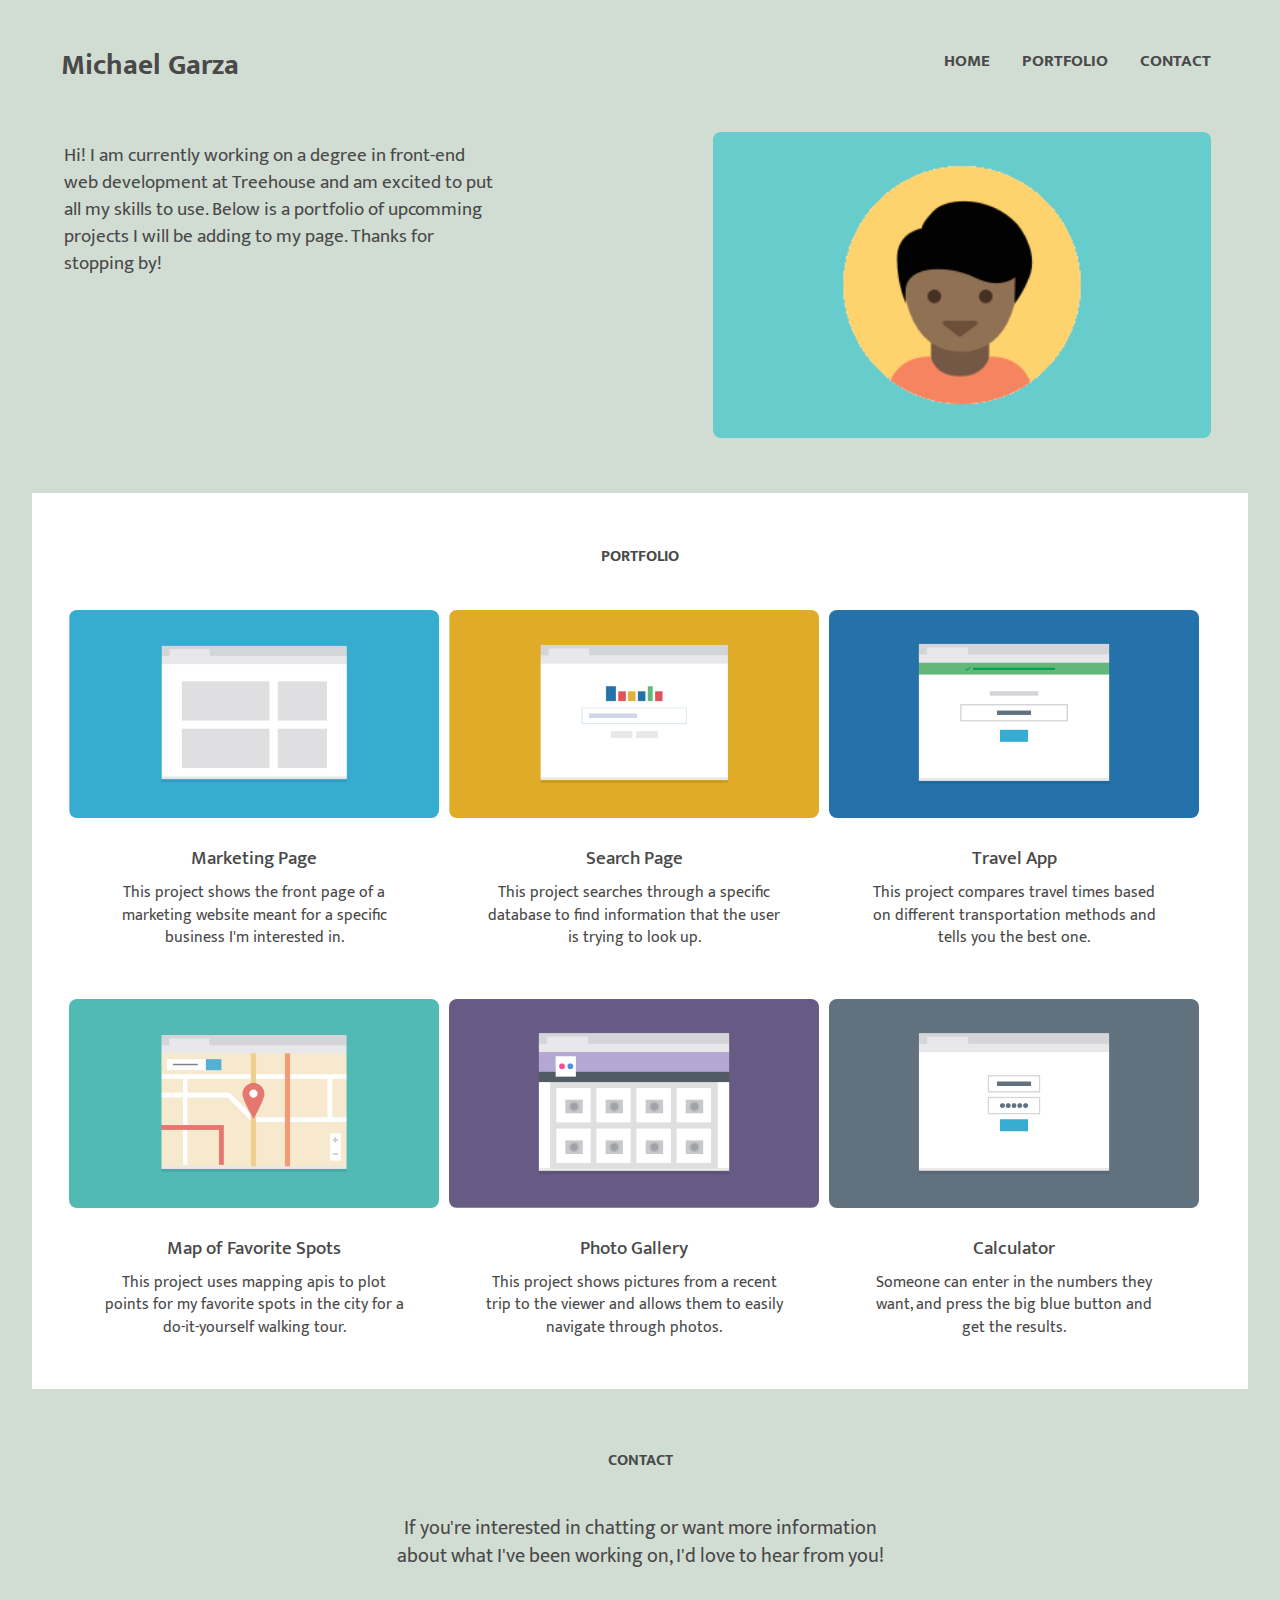
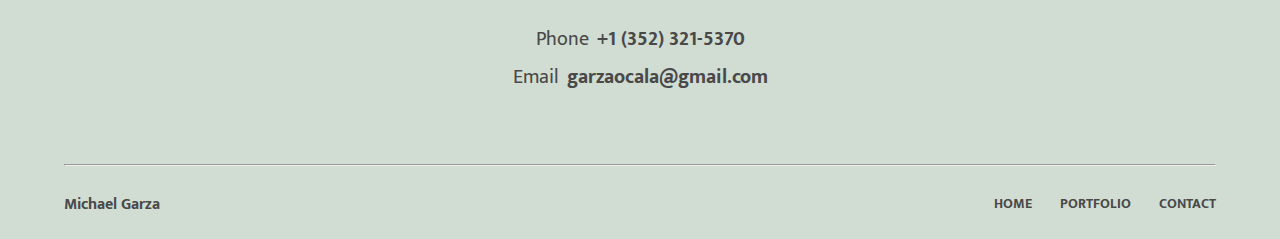
<file: index.html>
<!DOCTYPE html>

<html>
<head>
   <meta charset="utf-8">
   <!-- Internet Explorer Modern UI tile icon: -->
   <meta name="msapplication-TileColor" content="#fff">
   <meta name="msapplication-TileImage" content="img/png/responsive-layout-profile-144.png">
   <!-- favicon: -->
   <link rel="shortcut icon" type="image/x-icon" href="img/ico/responsive-layout-profile-16.ico"> 
   <link rel="shortcut icon" type="image/x-icon" href="img/ico/responsive-layout-profile-24.ico"> 
   <link rel="shortcut icon" type="image/x-icon" href="img/ico/responsive-layout-profile-32.ico"> 
   <link rel="shortcut icon" type="image/x-icon" href="img/ico/responsive-layout-profile-48.ico"> 
   <link rel="shortcut icon" type="image/x-icon" href="img/ico/responsive-layout-profile-64.ico">
   <!-- Touch icon for iOS 2.0+ anad Android 2.1+: -->
   <link rel="apple-touch-icon-precomposed" href="img/png/responsive-layout-profile-152.png">
   <!-- For iPad with high-resolution Retina display running iOS ≥ 7: -->
   <link rel="apple-touch-icon-precomposed" sizes="152x152" href="img/png/responsive-layout-profile-152.png">
   <!-- For iPad with high-resolution Retina display running iOS ≤ 6: -->
   <link rel="apple-touch-icon-precomposed" sizes="144x144" href="img/png/responsive-layout-profile-144.png">
   <!-- For iPhone with high-resolution Retina display running iOS ≥ 7: -->
   <link rel="apple-touch-icon-precomposed" sizes="120x120" href="img/png/responsive-layout-profile-120.png">
   <!-- For iPhone with high-resolution Retina display running iOS ≤ 6: -->
   <link rel="apple-touch-icon-precomposed" sizes="114x114" href="img/png/responsive-layout-profile-114.png">
   <!-- For first- and second-generation iPad: -->
   <link rel="apple-touch-icon-precomposed" sizes="72x72" href="img/png/responsive-layout-profile-72.png">
   <!-- For non-Retina iPhone, iPod Touch, and Android 2.1+ devices: -->
   <link rel="apple-touch-icon-precomposed" href="img/png/responsive-layout-profile-57.png"> 
   <!-- Favicons targeted to any additional png sizes added that aren't covered above: -->
   <link rel="icon" href="img/png/responsive-layout-profile-32.png" sizes="32x32">
   
   <title>Portfolio</title>   
   <link rel="stylesheet" href="css/normalize.css">   
   <link href='https://fonts.googleapis.com/css?family=Ek+Mukta:400,500' rel='stylesheet' type='text/css'>   
   <link rel="stylesheet" href="css/main.css">
   <meta name="viewport" content="width=device-width, initial-scale=1.0">
</head>
   
<body>
   <div class="wrapper" >
      <header class="main-header" id="home">
         <h1>Michael Garza</h1>          
         <ul class="main-nav">
            <li><a href="#home"><strong>HOME</strong></a></li>
            <li><a href="#portfolio"><strong>PORTFOLIO</strong></a></li>
            <li><a href="#contact"><strong>CONTACT</strong></a></li>
         </ul>
         <div class="description">
            <a><img src="img/png/responsive-layout-profile-green.png" alt="Profile picture."></a>
            <p>Hi! I am currently working on a degree in front-end web development at Treehouse and am excited to put all my skills to use. Below is a portfolio of upcomming projects I will be adding to my page. Thanks for stopping by!</p>
         </div>   
      </header>
   
      
      <div class="container">
         <div class="projects" id="portfolio">
            <h4><strong>PORTFOLIO</strong></h4>
            <div class="marketing proj">
               <a href="pages/online_registration/index.html"><img src="img/png/portfolio-1.png" alt="Marketing page link."></a>
               <h2>Marketing Page</h2>
               <p>This project shows the front page of a marketing website meant for a specific business I'm interested in.</p>
            </div>
            <div class="search proj">
               <img src="img/png/portfolio-2.png" alt="Search page link.">
               <h2>Search Page</h2>
               <p>This project searches through a specific database to find information that the user is trying to look up.</p>
            </div>
            <div class="travel proj">
               <img src="img/png/portfolio-3.png" alt="Travel app link.">
               <h2>Travel App</h2>
               <p>This project compares travel times based on different transportation methods and tells you the best one.</p>
            </div>
            <div class="map proj">
               <img src="img/png/portfolio-6.png" alt="Favorite spots map link.">
               <h2>Map of Favorite Spots</h2>
               <p>This project uses mapping apis to plot points for my favorite spots in the city for a do-it-yourself walking tour.</p>
            </div>
            <div class="photo proj">
               <img src="img/png/portfolio-5.png" alt="Photo gallery link.">
               <h2>Photo Gallery</h2>
               <p>This project shows pictures from a recent trip to the viewer and allows them to easily navigate through photos.</p>
            </div>
            <div class="calculator proj">
               <img src="img/png/portfolio-4.png" alt="Calculator app link.">
               <h2>Calculator</h2>
               <p>Someone can enter in the numbers they want, and press the big blue button and get the results.</p>
            </div>
         </div>
      </div>
   </div>
   
   <footer class="main-footer">
      <div class="contact" id="contact">
         <h4><strong>CONTACT</strong></h4>
         <p>If you're interested in chatting or want more information about what I've been working on, I'd love to hear from you!</p>
         <ul class="phone-email">
            <li class="phone">Phone &nbsp;<a href="tel:+1-352-321-5370"><strong>+1 (352) 321-5370</strong></a></li>
            <li class="email">Email &nbsp;<a href="mailto:garzaocala@gmail.com"><strong>garzaocala@gmail.com</strong></a></li>              
         </ul>
      </div>
      <hr>
      <div class="bottom-nav">
         <h4><strong>Michael Garza</strong></h4>
         <a href="#top" class="to-top"><strong>BACK TO TOP</strong></a>
         <ul>
            <li><a href="#home"><strong>HOME</strong></a></li>
            <li><a href="#portfolio"><strong>PORTFOLIO</strong></a></li>
            <li><a href="#contact"><strong>CONTACT</strong></a></li>
         </ul>
      </div>
   </footer>
</body>
</html>
</file>
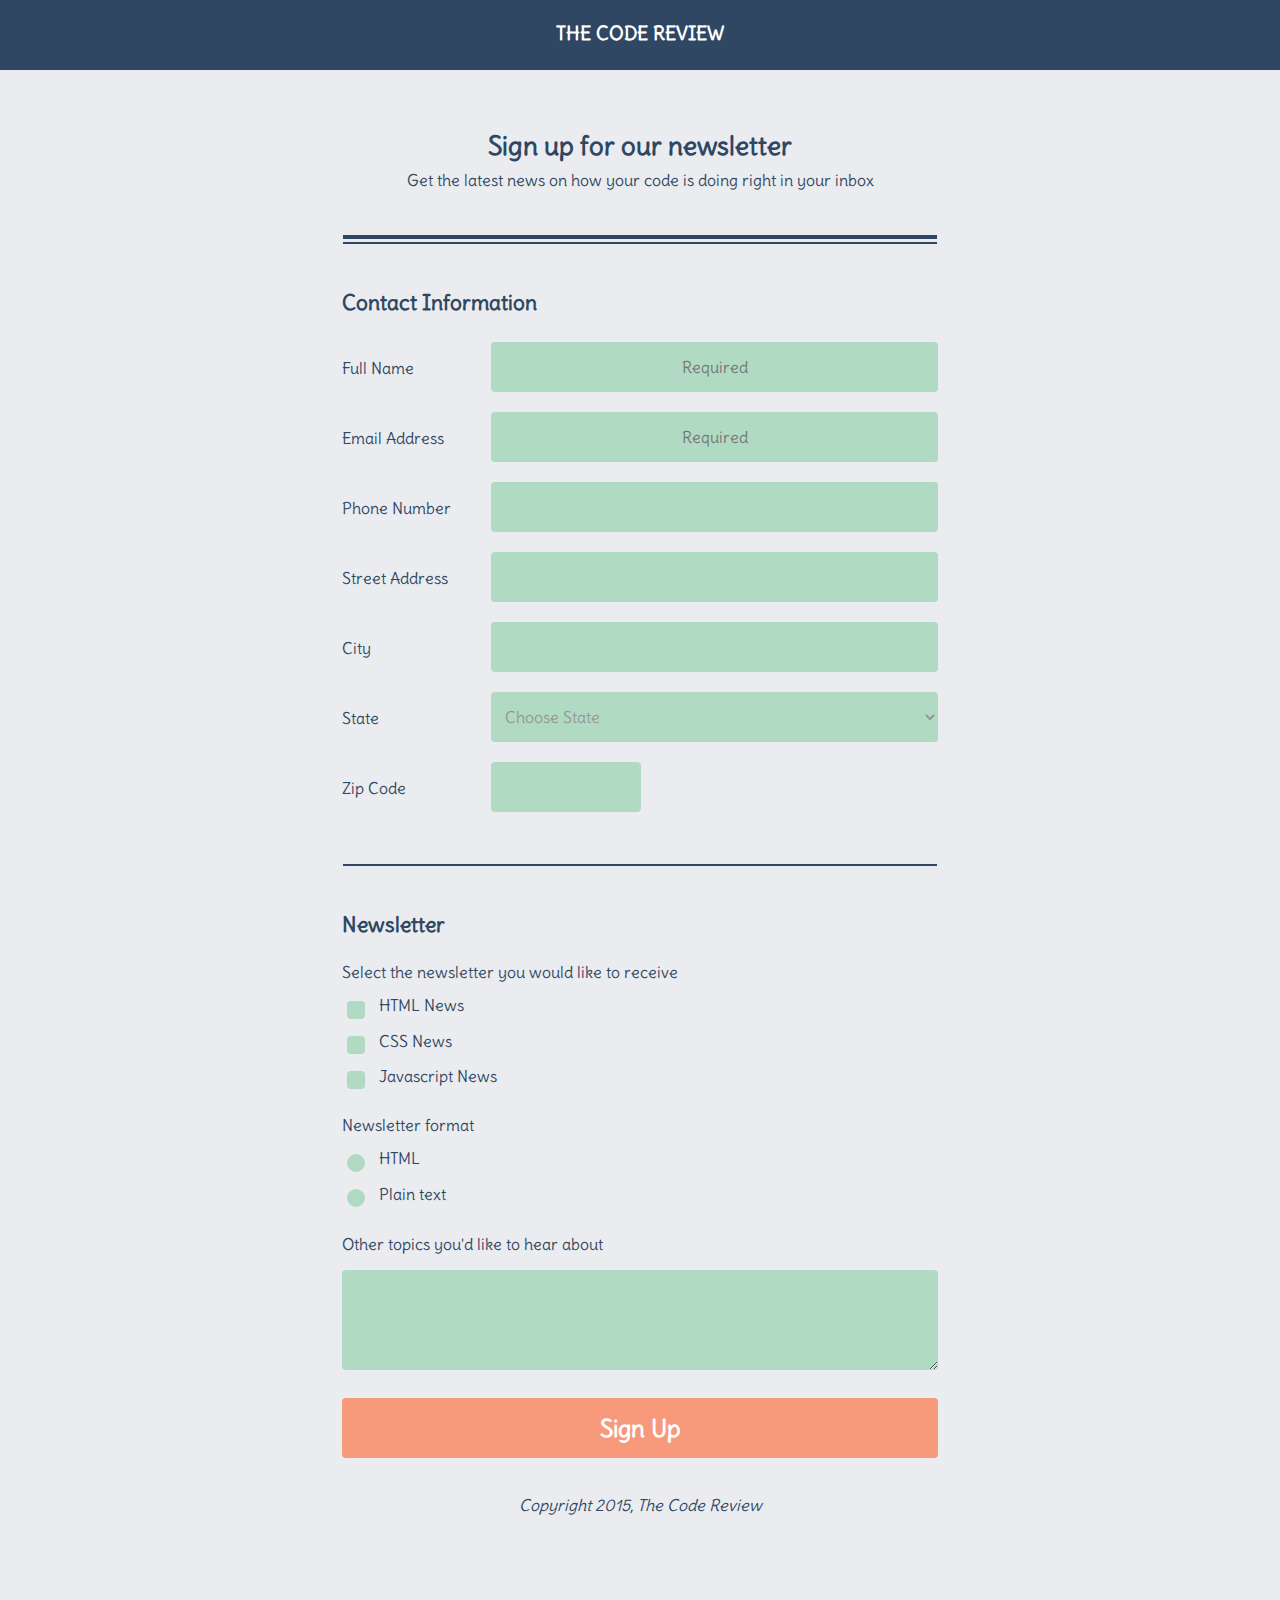
<file: pages/online_registration/index.html>
<!DOCTYPE html>
<html>
<head>
   <meta charset="utf-8">
   <title>Online Registration</title>
   <meta name="viewport" content="width=device-width, initial-scale=1">
   <link href='https://fonts.googleapis.com/css?family=Delius' rel='stylesheet' type='text/css'>
   <link rel="stylesheet" href="css/normalize.css">
   <link rel="stylesheet" href="css/main.css">
</head>
<body>
   <form class="online-registration">  
      <div class="header">
         <h3>THE CODE REVIEW</h3>
         <h3>Sign up for our newsletter</h3>
         <p>Get the latest news on how your code is doing right in your inbox</p> 
      </div>
      
      <div id="container">
         <hr class="thick-hr">
         <hr class="thin-hr">       
         <fieldset class="contact-info">
            <legend>Contact Information</legend>
            
            <label for="name">Full Name</label> 
            <input type="text" id="name" maxlength="30" required placeholder="Required">
            
            <label for="email">Email Address</label>
            <input type="email" id="email" maxlength="30" required placeholder="Required">
            
            <label for="phone">Phone Number</label>
            <input type="tel" pattern="\d{3}(-)?\d{3}(-)?\d{4}?" maxlength="12" id="phone">
            
            <label for="address">Street Address</label>
            <input type="text" id="address">
            
            <label for="city">City</label>
            <input type="text" maxlength="20" id="city">
            
            <label for="state">State</label>
            <select id="state" class="choose-state">
               <option value="" style="display:none">Choose State</option>
               <option value="AL">Alabama</option>
               <option value="AK">Alaska</option>
               <option value="AZ">Arizona</option>
               <option value="AR">Arkansas</option>
               <option value="CA">California</option>
               <option value="CO">Colorado</option>
               <option value="CT">Connecticut</option>
               <option value="DE">Delaware</option>
               <option value="DC">District Of Columbia</option>
               <option value="FL">Florida</option>
               <option value="GA">Georgia</option>
               <option value="HI">Hawaii</option>
               <option value="ID">Idaho</option>
               <option value="IL">Illinois</option>
               <option value="IN">Indiana</option>
               <option value="IA">Iowa</option>
               <option value="KS">Kansas</option>
               <option value="KY">Kentucky</option>
               <option value="LA">Louisiana</option>
               <option value="ME">Maine</option>
               <option value="MD">Maryland</option>
               <option value="MA">Massachusetts</option>
               <option value="MI">Michigan</option>
               <option value="MN">Minnesota</option>
               <option value="MS">Mississippi</option>
               <option value="MO">Missouri</option>
               <option value="MT">Montana</option>
               <option value="NE">Nebraska</option>
               <option value="NV">Nevada</option>
               <option value="NH">New Hampshire</option>
               <option value="NJ">New Jersey</option>
               <option value="NM">New Mexico</option>
               <option value="NY">New York</option>
               <option value="NC">North Carolina</option>
               <option value="ND">North Dakota</option>
               <option value="OH">Ohio</option>
               <option value="OK">Oklahoma</option>
               <option value="OR">Oregon</option>
               <option value="PA">Pennsylvania</option>
               <option value="RI">Rhode Island</option>
               <option value="SC">South Carolina</option>
               <option value="SD">South Dakota</option>
               <option value="TN">Tennessee</option>
               <option value="TX">Texas</option>
               <option value="UT">Utah</option>
               <option value="VT">Vermont</option>
               <option value="VA">Virginia</option>
               <option value="WA">Washington</option>
               <option value="WV">West Virginia</option>
               <option value="WI">Wisconsin</option>
               <option value="WY">Wyoming</option>
            </select><br>
            
            <label for="zip-code">Zip Code</label><br>
            <input type="text" pattern="\d{5}-?(\d{4})?" maxlength="10" size="8" id="zip-code"><br>
            
         </fieldset>       
         <hr class="thin-hr">        
  		 <fieldset class="newsletter">
            <legend>Newsletter</legend>
            <p>Select the newsletter you would like to receive</p><br>
            <input type="checkbox" id="html-news" name="select-newsletter" value="">  
            <label for="html-news">&nbsp; HTML News</label><br>
            
            <input type="checkbox" id="css-news" name="select-newsletter" value="">
            <label for="css-news">&nbsp; CSS News</label><br>
            
            <input type="checkbox" id="javascript-news" name="select-newsletter" value="">
            <label for="javascript-news">&nbsp; Javascript News</label><br>
            
            <p>Newsletter format</p><br>
            <input type="radio" id="html-text" name="format">           
            <label for="html-text">&nbsp; HTML</label><br> 
            
            <input type="radio" id="plain-text" name="format">       
            <label for="plain-text">&nbsp; Plain text</label>
            
            <label for="other-topics">Other topics you'd like to hear about</label>		
            <textarea id="other-topics" rows="4"></textarea>
            <input class="sign-up" type="submit" value="Sign Up">
         </fieldset>
         
         <p class="copyright">Copyright 2015, The Code Review</p>           
      </div>  
   </form>
</body>
</html>
</file>
<file: css/main.css>
/*/* ================================= 
  Base Element Styles
==================================== */

* {
   box-sizing: border-box; 
}

body {
   font-family: 'Ek Mukta', sans-serif;
   line-height: 1.4;
   color: #494949;
   text-align: center;
}

ul {
   list-style-type: none;
   padding: 0;
}

a {
   text-decoration: none;
   color: #494949;
}

img {
   max-width: 100%;
   border-radius: .5em;
}


/* ================================= 
  Layout Containers
==================================== */

body {
   background: #d1ddd3;  
}

.main-header,
.main-footer {
   background: #d1ddd3;
   padding-left: 1em;
   padding-right: 1em;
}

.main-header {
   padding-bottom: 40px; 
}

.container {
   background: #d1ddd3;
}

.projects {
   background: #fff;
   padding: 2em 1em;
}

.main-footer {
   padding-top: 40px;
}


/* ================================= 
  Page Elements
==================================== */


.main-header h1 {
   margin: 0 auto;
   font-size: 1.8em;
   padding-top: 15px;
   padding-bottom: 10px;
}

.main-nav {
   max-width: 300px;
   margin: 0 auto;
   padding-bottom: 35px;
}

.main-nav li {
   margin: 5px;
   padding: 9px;
   background: #fff;
   border-radius: .5em;
}

.description img {
   width: 200px;
}

.description p {
   font-size: 1.1em;
   margin: 0 auto;
   max-width: 430px;
   padding-top: 15px;
}

.projects h4 {
   padding-bottom: 20px;
}

.proj {
   padding-bottom: 30px;
   max-width: 500px;
   margin: 0 auto;
}

.proj h2 {
   max-width: 300px;
   margin: 0 auto;
   font-weight: 500;
   font-size: 1.2em;
   padding-top: 20px;
   padding-bottom: 10px;
}

.proj p {
   max-width: 300px;
   margin: 0 auto;
}

.contact {
   max-width: 500px;
   margin: 0 auto;
}

.contact p, ul {
   font-size: 1.09em;
   margin: 0 auto;
   padding-top: 5px;
}

.contact ul {
   padding-top: 30px;
   padding-bottom: 50px;
}

.contact li {
   padding: 5px;
}

.bottom-nav {
   width: 100%;
   display: inline-block;
   padding-top: 15px;
   padding-bottom: 15px;
}

.bottom-nav h4{
   float: left;
   margin: 0 auto;
}

.bottom-nav li{
   display: none;
}

.to-top {
   float: right;
   display: block;
}


/* ================================= 
  Media Queries
==================================== */


@media (min-width: 767px) {
   
   .main-header,
   .projects,
   .main-footer{
      padding-left: 2em;
      padding-right: 2em;
   }
   
   .main-header {
      padding-top: 30px;
      padding-bottom: 40px;
   }
   
   .main-nav li {
      display: inline-block;
      background: none;
    }
   
   .description {
      display: inline-block;
      padding-top: 10px;
   }
   
   .description p {
      width: 55%;
      float: left;
      text-align: left;
      padding-top: 10px;
      font-size: 1.2em;
   }
   
   .description a {
      width: 45%;
      float: right;
      padding-left: 15px;
      padding-right: 5px;   
   }
   
   .description img {
      width: 100%;
   }
   
   .projects {
      display: inline-block;
      padding-bottom: 0;
   }
   
   .proj {
      width: 50%;
      float: left;
      padding-left: 5px;
      padding-right: 5px;
      padding-bottom: 50px;
   }
   
   .main-footer {
      padding-bottom: 50px;
   }
   
   .contact p {
      font-size: 1.25em;
      padding-top: 20px;
      padding-bottom: 20px;
   }
   
   .contact ul {
      font-size: 1.25em;
      padding-bottom: 60px;
   }
   
   .bottom-nav h4 {
      padding-top: 5px;
   }
   
   .bottom-nav ul {
      float: right;
      font-size: .9em;
   }

   .bottom-nav li {
      display: inline-block;
      padding-left: 25px;
   }
   
   .to-top {
      display: none;
   }
   
}
 

@media (min-width: 1023px) {
   
   body {
      max-width: 1280px;
      margin: 0 auto;
   }
   
   
   .main-header h1 {
      width: 40%;
      float: left;
      text-align: left;
      padding-left: 1em;
   }
   
   .main-nav {
      width: 80%;
      float: right;
      max-width: 60%;
      text-align: right;
      padding-right: 1.3em;
   }
      
   .description {
      width: 100%;
      padding-left: 2em;
      padding-right: 2em;
   }
   
   .container {
      padding-left: 2em;
      padding-right: 2em;
   }
   
   .proj {
      width: 33%;
      float: left;
   }
   
   .main-footer {
      padding-left: 4em;
      padding-right: 4em;
      padding-bottom: 0;
   }
      
}
</file>
<file: pages/online_registration/css/main.css>
* {
   box-sizing: border-box;
   margin: 0;
}

*:focus,
option {
   outline: 0;
}

body {
   font-family: 'Delius', sans-serif;
   color: #2f4763;
   padding-bottom: 210px;
   background: #eaecef;
}

.header {
   text-align: center;
}

h3:first-child {
   background: #2f4763;
   color: #fff;
   height: 70px;
   padding-top: 22px;
}

h3:nth-child(2) {
   padding-top: 26px;
   padding-bottom: 8px;
}

.contact-info label {
   display: inline-block;
   height:  46px;
   padding-top: 16px;
}

hr {
   margin-left: .8em;
   margin-right: .8em;
   background: #2f4763;
}

.thick-hr {
   height: 4px;
   border: none;   
   margin-top: 35px;
   margin-bottom: .2em;
}

.thin-hr {
   height: 2px;
   border: none;
   margin-bottom: 25px;
}

label:hover {
   cursor: pointer;
   font-weight: bold;
}

#container {
   max-width: 620px;
   margin: 0 auto;
}

fieldset {
   border-style: none;
}

fieldset p {
   display: inline-block;
   margin-top: 14px;
   margin-bottom: 8px;
}

legend {
   font-weight: bold;
   font-size: 1.3em;
}

#zip-code {
   display: block;
   width: 150px;
}

label[for$="news"],
label[for$="text"] {
   display: inline-block;
   padding-top: 6px;
   padding-bottom: 6px;
}

label[for="other-topics"] {
   display: block;
   margin-top: 20px;
   margin-bottom: 16px;
}

.copyright {
   text-align: center;
   font-style: italic;
}

/***----------------------------
 Form field & button styles 
----------------------------***/

input[type="text"],
input[type="email"],
input[type="tel"] {
   text-align: center;
}

input, #other-topics, .choose-state {
   transition: all 0.30s ease-in-out;
   width: 100%;
   border-style: none;
   outline: none;
   height: 50px;
   background:#b0dbc2;
   padding: 10px;
   border-radius: 4px;
   color: #959595;
}

#other-topics {
   height: 100px;
}

input:focus, #other-topics:focus, .choose-state:focus {
   box-shadow: 0 0 5px #2f4763;
   border: 2px solid #66788a;
   color: #2f4763;
}

input[type="checkbox"],
input[type="radio"] {
   display: none;
}

input[type="checkbox"] + label:before {
   content: "";  
   display: inline-block;  
   width: 18px;  
   height: 18px;  
   vertical-align: middle;
   margin-bottom: 2px;
   margin-right: 6px;
   background-color: #b0dbc2;  
   border-radius: 4px;
   cursor: pointer;
}

input[type="checkbox"]:checked + label:before {
   content: "\2714"; /* Tick */
   font-weight: normal;
   color: #435972;
   border: 2px solid #435972;
   width: 14px;
   height: 14px;
   text-align: center;
   line-height: 14px;
}

input[type="radio"] + label:before {
   content: "";  
   display: inline-block;  
   width: 18px;  
   height: 18px;  
   vertical-align: middle;
   margin-bottom: 2px;
   margin-right: 6px;  
   background-color: #b0dbc2;  
   border-radius: 50%;
   cursor: pointer;
}

input[type="radio"]:checked + label:before {
   content: "\26ab"; /* Tick */
   font-weight: normal;
   color: #435972;
   border: 2px solid #435972;
   width: 14px;
   height: 14px;
   text-align: center;
   line-height: 14px;
} 

input[type="submit"] {
   background: #f69a7b;
   color: #fff;
   width: 100%;
   border-style: none;
   border-radius: 4px;
   height: 60px;
   font-size: 1.5em;
   font-weight: bolder;
   margin-top: 24px;
   margin-bottom: 10px;
   cursor: pointer;
}

input[type="submit"]:hover { 
   background: tomato; 
}


/***-----------------------
 Media Queries 
----------------------***/

@media (min-width: 1200px) {
   
   body {
      padding-bottom: 300px;
   }
   
   .header {
      padding-bottom: 10px;
   }
   
   h3:nth-child(2) {
      font-size: 1.6em;
      padding-top: 60px;
   }
   
   .contact-info legend {
      padding-top: 20px;
   }
   
   .contact-info label {
      height: 50px;
      width: 25%;
      float: left;
   }
   
   .contact-info input:not(#zip-code),
   .choose-state { 
      width: 75%  
   }
   
   .contact-info input:not(#zip-code), select, label {
      margin-top: 20px;
   }
   
   label[for="zip-code"] {
      width: 25%;
      float: left;
      margin-top: 20px;
   }
   
   #zip-code {
      margin-bottom: 20px;
   }
   
   label[for$="news"],
   label[for$="text"] {
      margin: 0;
      padding: 5px;
   }
   
   .newsletter legend {
      padding-top: 20px;
   }
   
   fieldset p {
      margin-bottom: 0;
      padding-top: 5px;
      padding-bottom: 8px;
   }
   
   .copyright {
   padding-top: 15px;
   }
   
}
</file>
